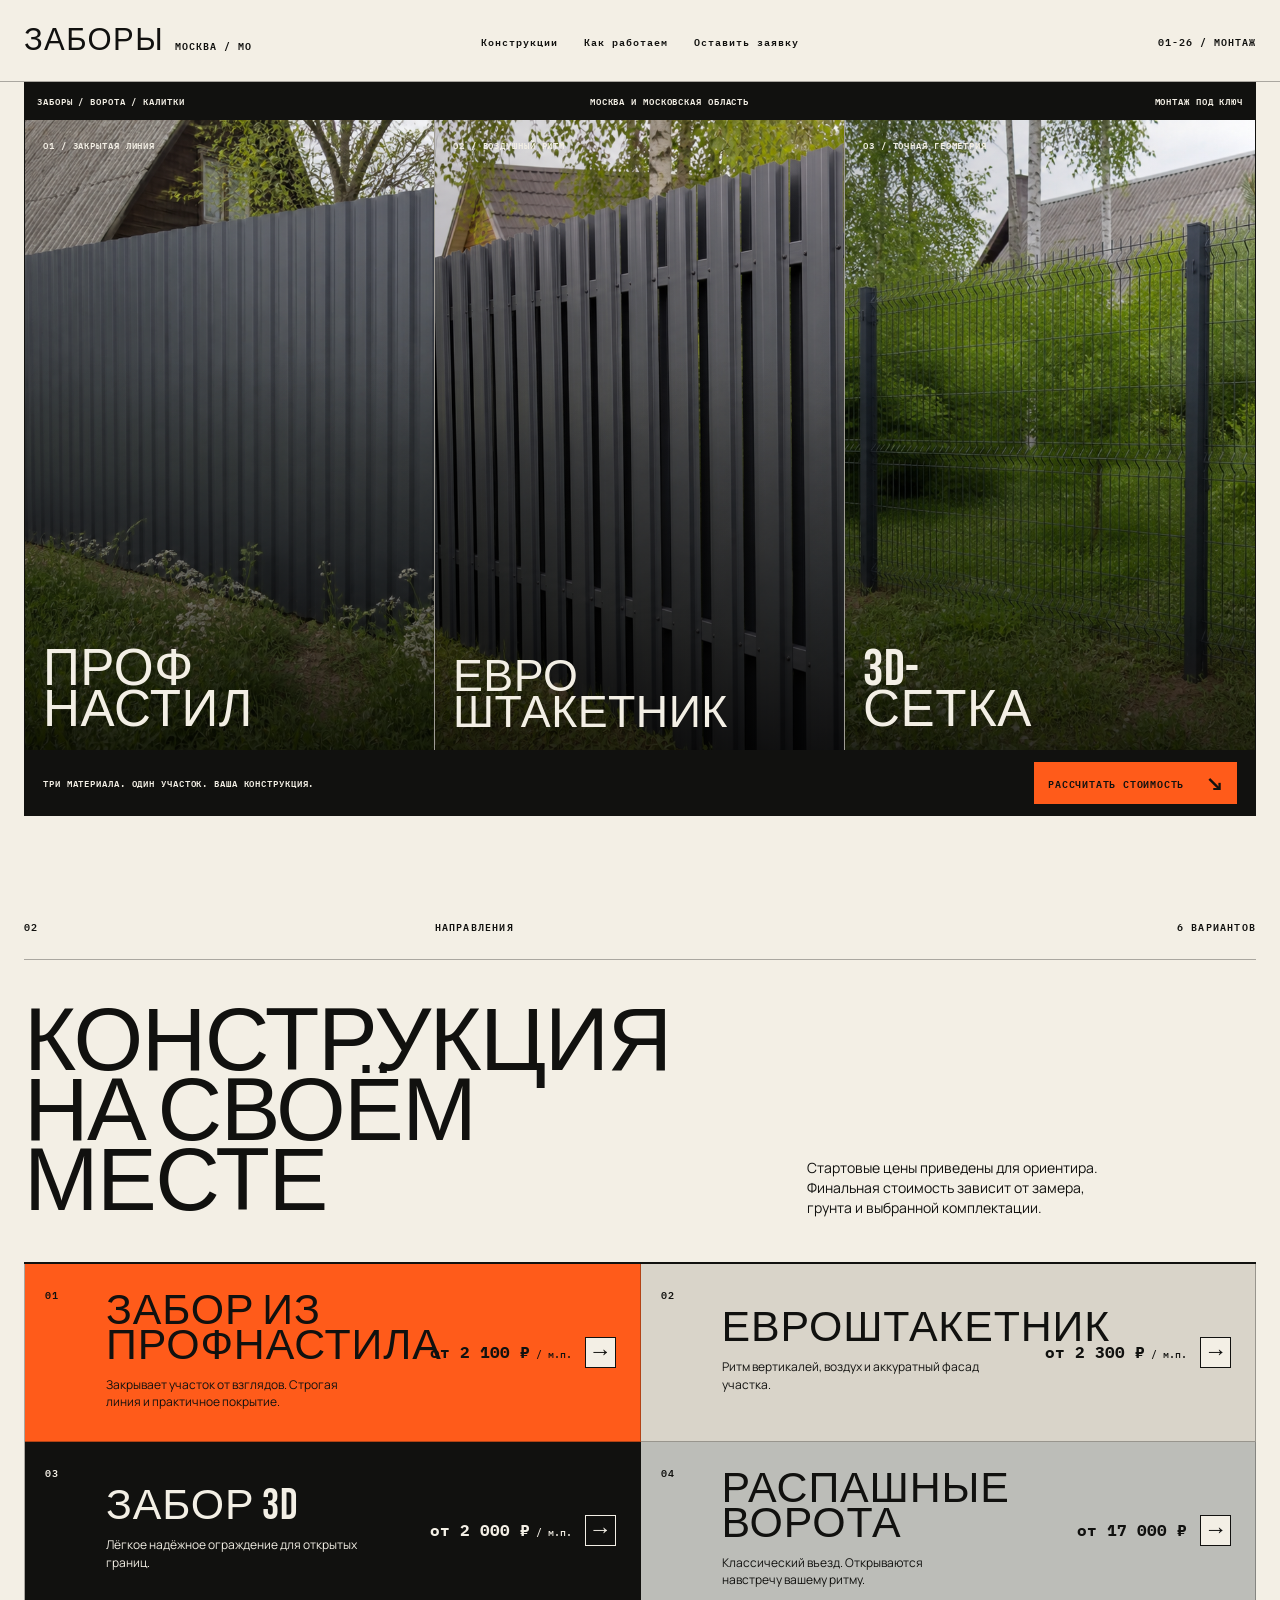
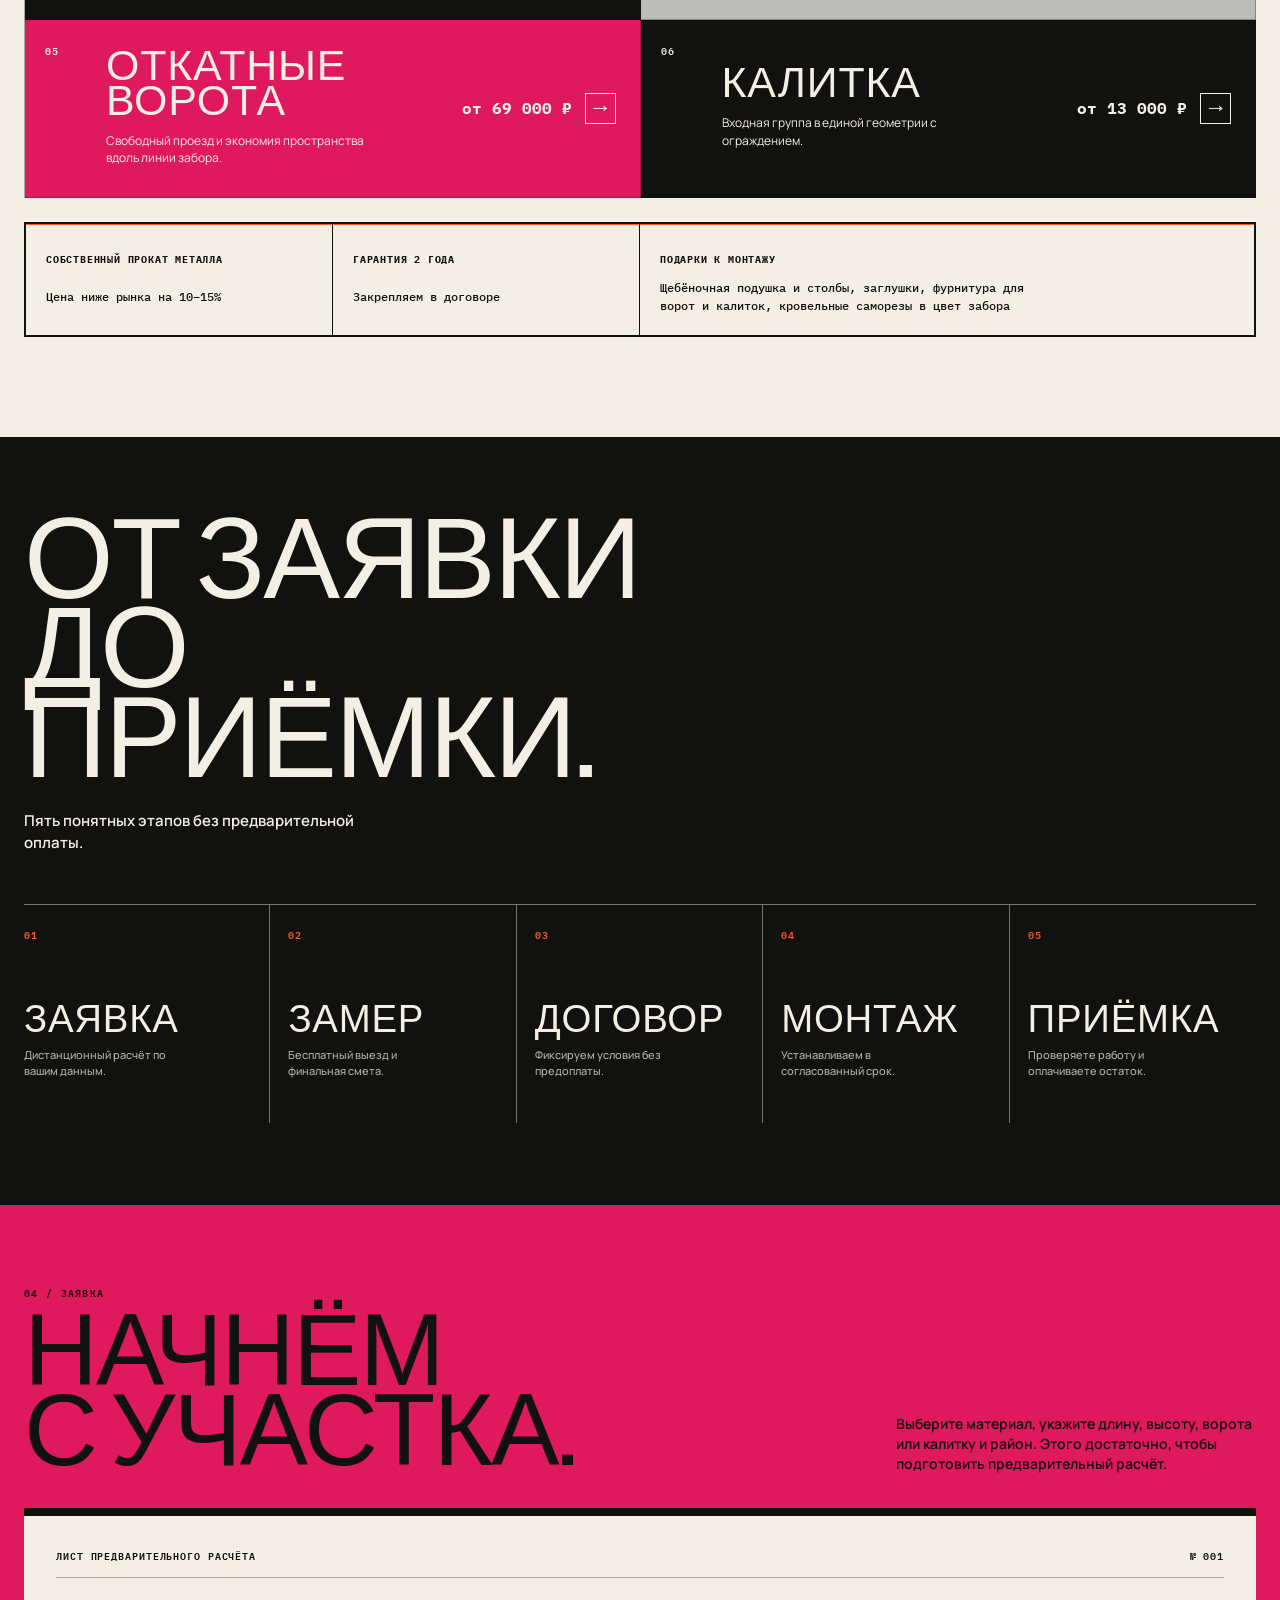
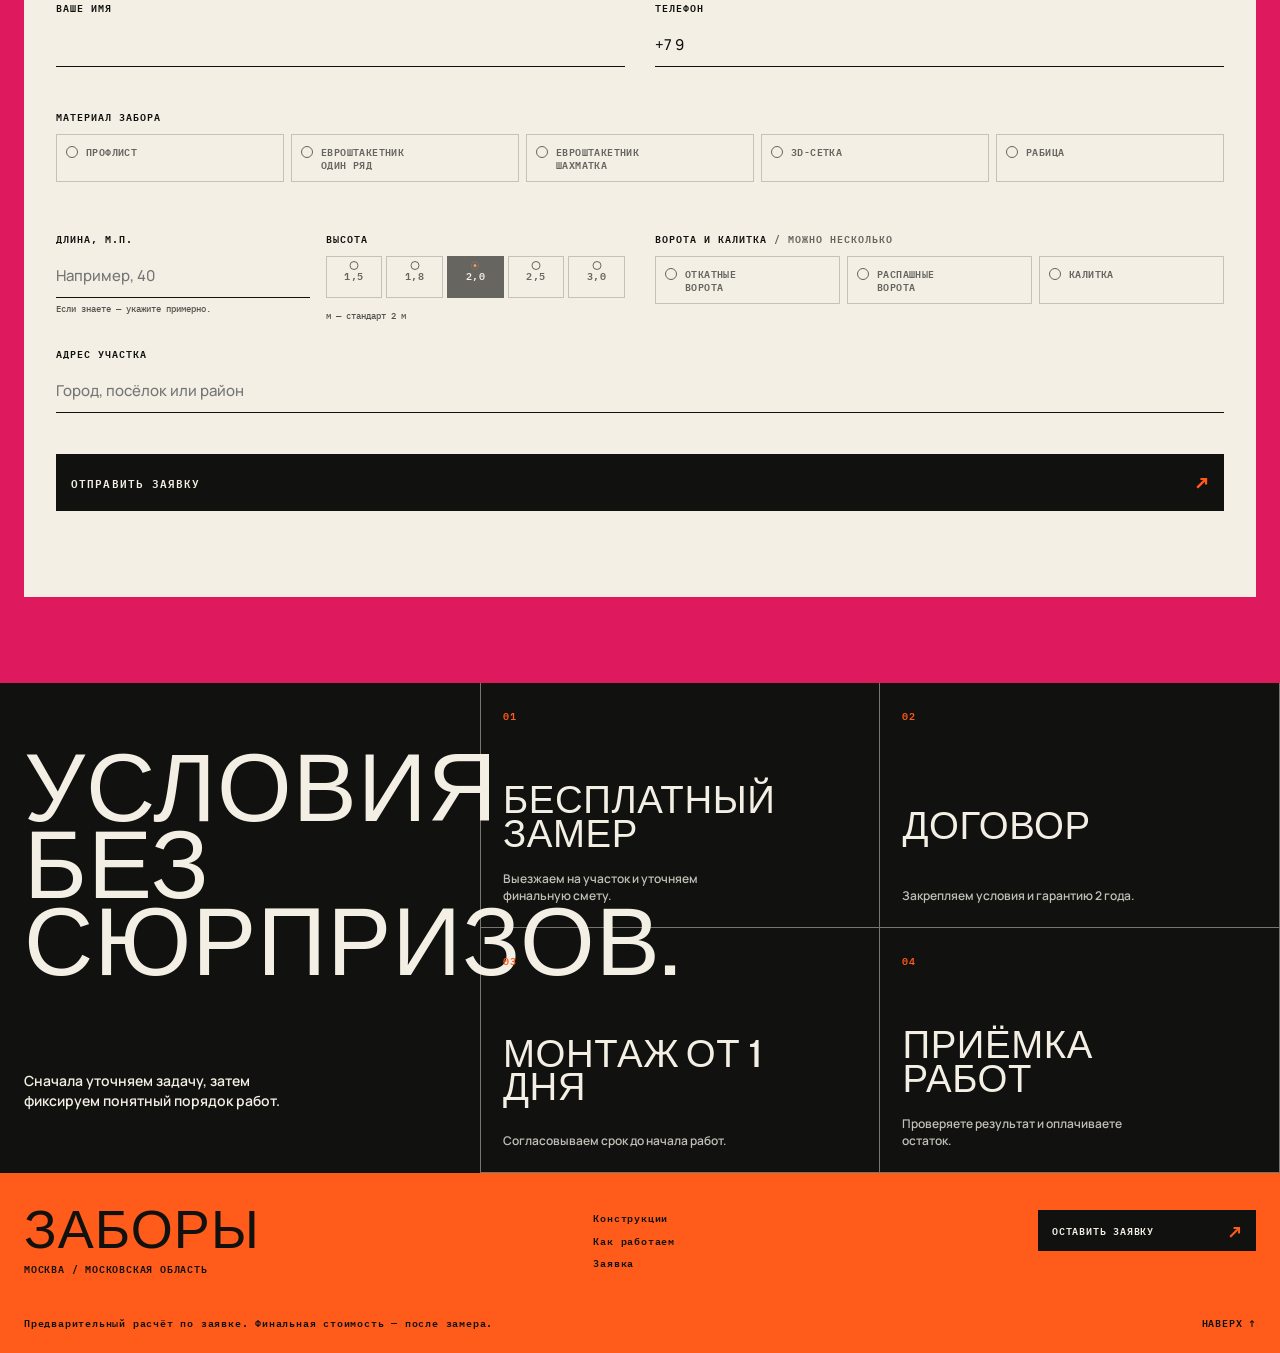
<file: index.html>
<!doctype html>
<html lang="ru">
  <head>
    <meta charset="UTF-8" />
    <meta name="viewport" content="width=device-width, initial-scale=1.0" />
    <meta name="description" content="Заборы, ворота и калитки под ключ в Москве и Московской области." />
    <title>Заборы Москва: монтаж ограждений и ворот</title>
    <link rel="preconnect" href="https://fonts.googleapis.com" />
    <link rel="preconnect" href="https://fonts.gstatic.com" crossorigin />
    <link href="https://fonts.googleapis.com/css2?family=Bebas+Neue&family=IBM+Plex+Mono:wght@400;500;600&family=Manrope:wght@400;500;600;700;800&display=swap" rel="stylesheet" />
    <link rel="stylesheet" href="styles.css" />
    <link rel="stylesheet" href="poster-additions.css?v=motion-6" />
    <link rel="stylesheet" href="fidelity-hero.css?v=static-5" />
  </head>
  <body>
    <!-- THESIS: construction, stated clearly. OWN-WORLD: an industrial street-poster built from black ink, off-white stock, safety orange and magenta. STORY: choose a structure, see starting prices, leave one request. FIRST VIEWPORT: a huge installed gate proves the subject before any sales copy. FORM: a disciplined specification slip that only collects a request. FINISH: form status is candid about delivery. seed: 58762ba6 -->
    <a class="skip-link" href="#lead-form">К форме заявки</a>
    <header class="site-header" id="top">
      <a class="logo" href="#top" aria-label="Заборы Москва, в начало"><span>ЗАБОРЫ</span><b>МОСКВА / МО</b></a>
      <nav aria-label="Навигация по странице"><a href="#directions">Конструкции</a><a href="#process">Как работаем</a><a href="#lead-form">Оставить заявку</a></nav>
      <p class="header-code">01-26 / МОНТАЖ</p>
    </header>
    <main>
      <section class="cinematic-hero" aria-labelledby="hero-title">
        <div class="cinematic-utility"><span>ЗАБОРЫ / ВОРОТА / КАЛИТКИ</span><span>МОСКВА И МОСКОВСКАЯ ОБЛАСТЬ</span><span>МОНТАЖ ПОД КЛЮЧ</span></div>
        <div class="triptych">
          <article class="triptych-panel"><img src="assets/hero-proflist-v3.png" alt="Забор из профнастила" /><div class="panel-shade"></div><p>01 / ЗАКРЫТАЯ ЛИНИЯ</p><h1 id="hero-title">ПРОФ<span>НАСТИЛ</span></h1></article>
          <article class="triptych-panel"><img src="assets/hero-euro-v1.png" alt="Забор из евроштакетника" /><div class="panel-shade"></div><p>02 / ВОЗДУШНЫЙ РИТМ</p><h2>ЕВРО<span>ШТАКЕТНИК</span></h2></article>
          <article class="triptych-panel"><img src="assets/hero-3d-v3.png" alt="Забор из 3D-сетки" /><div class="panel-shade"></div><p>03 / ТОЧНАЯ ГЕОМЕТРИЯ</p><h2>3D-<span>СЕТКА</span></h2></article>
        </div>
        <div class="triptych-footer"><p>ТРИ МАТЕРИАЛА. ОДИН УЧАСТОК. ВАША КОНСТРУКЦИЯ.</p><a class="triptych-cta" href="#lead-form">РАССЧИТАТЬ СТОИМОСТЬ <span aria-hidden="true">↘</span></a></div>
      </section>
      <section class="directions" id="directions" aria-labelledby="directions-title">
        <div class="section-index"><span>02</span><span>НАПРАВЛЕНИЯ</span><span>6 ВАРИАНТОВ</span></div>
        <div class="section-head"><h2 id="directions-title">КОНСТРУКЦИЯ<br>НА СВОЁМ МЕСТЕ</h2><p>Стартовые цены приведены для ориентира. Финальная стоимость зависит от замера, грунта и выбранной комплектации.</p></div>
        <div class="direction-list">
          <article id="proflist" class="direction direction-orange"><span class="direction-number">01</span><div><h3>ЗАБОР ИЗ<br>ПРОФНАСТИЛА</h3><p>Закрывает участок от взглядов. Строгая линия и практичное покрытие.</p></div><strong>от 2 100 ₽<small> / м.п.</small></strong><a href="#lead-form" aria-label="Оставить заявку на забор из профнастила">→</a></article>
          <article id="euro-picket" class="direction direction-zinc"><span class="direction-number">02</span><div><h3>ЕВРОШТАКЕТНИК</h3><p>Ритм вертикалей, воздух и аккуратный фасад участка.</p></div><strong>от 2 300 ₽<small> / м.п.</small></strong><a href="#lead-form" aria-label="Оставить заявку на евроштакетник">→</a></article>
          <article id="mesh-3d" class="direction direction-dark"><span class="direction-number">03</span><div><h3>ЗАБОР 3D</h3><p>Лёгкое надёжное ограждение для открытых границ.</p></div><strong>от 2 000 ₽<small> / м.п.</small></strong><a href="#lead-form" aria-label="Оставить заявку на забор 3D">→</a></article>
          <article id="swing-gates" class="direction direction-steel"><span class="direction-number">04</span><div><h3>РАСПАШНЫЕ<br>ВОРОТА</h3><p>Классический въезд. Открываются навстречу вашему ритму.</p></div><strong>от 17 000 ₽</strong><a href="#lead-form" aria-label="Оставить заявку на распашные ворота">→</a></article>
          <article id="sliding-gates" class="direction direction-magenta"><span class="direction-number">05</span><div><h3>ОТКАТНЫЕ<br>ВОРОТА</h3><p>Свободный проезд и экономия пространства вдоль линии забора.</p></div><strong>от 69 000 ₽</strong><a href="#lead-form" aria-label="Оставить заявку на откатные ворота">→</a></article>
          <article id="wicket" class="direction direction-dark"><span class="direction-number">06</span><div><h3>КАЛИТКА</h3><p>Входная группа в единой геометрии с ограждением.</p></div><strong>от 13 000 ₽</strong><a href="#lead-form" aria-label="Оставить заявку на калитку">→</a></article>
        </div>
        <aside class="directions-note" aria-label="Условия работы">
          <p><b>СОБСТВЕННЫЙ ПРОКАТ МЕТАЛЛА</b><span>Цена ниже рынка на 10–15%</span></p>
          <p><b>ГАРАНТИЯ 2 ГОДА</b><span>Закрепляем в договоре</span></p>
          <p><b>ПОДАРКИ К МОНТАЖУ</b><span>Щебёночная подушка и столбы, заглушки, фурнитура для ворот и калиток, кровельные саморезы в цвет забора</span></p>
        </aside>
      </section>
      <section class="process" id="process" aria-labelledby="process-title">
        <div class="process-copy"><h2 id="process-title">ОТ ЗАЯВКИ<br>ДО ПРИЁМКИ.</h2><p class="process-intro">Пять понятных этапов без предварительной оплаты.</p><ol><li><b>01</b><span>ЗАЯВКА</span><small>Дистанционный расчёт по вашим данным.</small></li><li><b>02</b><span>ЗАМЕР</span><small>Бесплатный выезд и финальная смета.</small></li><li><b>03</b><span>ДОГОВОР</span><small>Фиксируем условия без предоплаты.</small></li><li><b>04</b><span>МОНТАЖ</span><small>Устанавливаем в согласованный срок.</small></li><li><b>05</b><span>ПРИЁМКА</span><small>Проверяете работу и оплачиваете остаток.</small></li></ol></div>
      </section>
      <section class="lead-section" id="lead-form" aria-labelledby="form-title">
        <div class="form-title"><p class="display-kicker">04 / ЗАЯВКА</p><h2 id="form-title">НАЧНЁМ<br>С УЧАСТКА.</h2><p>Выберите материал, укажите длину, высоту, ворота или калитку и район. Этого достаточно, чтобы подготовить предварительный расчёт.</p></div>
        <form class="lead-form specification-form" novalidate>
          <p class="form-heading">ЛИСТ ПРЕДВАРИТЕЛЬНОГО РАСЧЁТА <span>№ 001</span></p>
          <div class="form-field name-field"><label for="name">ВАШЕ ИМЯ</label><input id="name" name="name" autocomplete="name" required minlength="2" /><p class="field-error" id="name-error"></p></div>
          <div class="form-field phone-field"><label for="phone">ТЕЛЕФОН</label><input id="phone" name="phone" type="tel" inputmode="tel" autocomplete="tel" value="+7 9" maxlength="18" aria-describedby="phone-error" required /><p class="field-error" id="phone-error"></p></div>
          <fieldset class="choice-group form-field material-field"><legend>МАТЕРИАЛ ЗАБОРА</legend><div class="choice-grid material-grid"><label class="choice"><input type="radio" name="material" value="Профлист" /><span>ПРОФЛИСТ</span></label><label class="choice"><input type="radio" name="material" value="Евроштакетник — один ряд" /><span>ЕВРОШТАКЕТНИК<br>ОДИН РЯД</span></label><label class="choice"><input type="radio" name="material" value="Евроштакетник — шахматка" /><span>ЕВРОШТАКЕТНИК<br>ШАХМАТКА</span></label><label class="choice"><input type="radio" name="material" value="Забор 3D" /><span>3D-СЕТКА</span></label><label class="choice"><input type="radio" name="material" value="Рабица" /><span>РАБИЦА</span></label></div><p class="field-error" id="material-error"></p></fieldset>
          <div class="form-pair measurements-field"><div class="form-field"><label for="length">ДЛИНА, М.П.</label><input id="length" name="length" inputmode="decimal" placeholder="Например, 40" /><p class="field-hint">Если знаете — укажите примерно.</p></div><fieldset class="choice-group height-group form-field"><legend>ВЫСОТА</legend><div class="choice-grid height-grid"><label class="choice"><input type="radio" name="height" value="1.5 м" /><span>1,5</span></label><label class="choice"><input type="radio" name="height" value="1.8 м" /><span>1,8</span></label><label class="choice"><input type="radio" name="height" value="2 м" checked /><span>2,0</span></label><label class="choice"><input type="radio" name="height" value="2.5 м" /><span>2,5</span></label><label class="choice"><input type="radio" name="height" value="3 м" /><span>3,0</span></label></div><p class="field-hint">м — стандарт 2 м</p></fieldset></div>
          <fieldset class="choice-group form-field gates-field"><legend>ВОРОТА И КАЛИТКА <span>/ МОЖНО НЕСКОЛЬКО</span></legend><div class="choice-grid gates-grid"><label class="choice"><input type="checkbox" name="gates" value="Откатные ворота" /><span>ОТКАТНЫЕ<br>ВОРОТА</span></label><label class="choice"><input type="checkbox" name="gates" value="Распашные ворота" /><span>РАСПАШНЫЕ<br>ВОРОТА</span></label><label class="choice"><input type="checkbox" name="gates" value="Калитка" /><span>КАЛИТКА</span></label></div></fieldset>
          <div class="form-field address-field"><label for="address">АДРЕС УЧАСТКА</label><input id="address" name="address" autocomplete="street-address" required placeholder="Город, посёлок или район" /><p class="field-error" id="address-error"></p></div>
          <button class="submit-button" type="submit"><span>ОТПРАВИТЬ ЗАЯВКУ</span><b aria-hidden="true">↗</b></button><p class="form-status" role="status" aria-live="polite"></p>
        </form>
      </section>
      <section class="work-terms" aria-labelledby="work-terms-title">
        <div class="work-terms-title"><h2 id="work-terms-title">УСЛОВИЯ<br>БЕЗ СЮРПРИЗОВ.</h2><p>Сначала уточняем задачу, затем фиксируем понятный порядок работ.</p></div>
        <div class="work-terms-list">
          <article><b>01</b><h3>БЕСПЛАТНЫЙ ЗАМЕР</h3><p>Выезжаем на участок и уточняем финальную смету.</p></article>
          <article><b>02</b><h3>ДОГОВОР</h3><p>Закрепляем условия и гарантию 2 года.</p></article>
          <article><b>03</b><h3>МОНТАЖ ОТ 1 ДНЯ</h3><p>Согласовываем срок до начала работ.</p></article>
          <article><b>04</b><h3>ПРИЁМКА РАБОТ</h3><p>Проверяете результат и оплачиваете остаток.</p></article>
        </div>
      </section>
    </main>
    <footer class="site-footer"><div class="footer-brand"><strong>ЗАБОРЫ</strong><span>МОСКВА / МОСКОВСКАЯ ОБЛАСТЬ</span></div><nav aria-label="Нижняя навигация"><a href="#directions">Конструкции</a><a href="#process">Как работаем</a><a href="#lead-form">Заявка</a></nav><a class="footer-action" href="#lead-form">ОСТАВИТЬ ЗАЯВКУ <span aria-hidden="true">↗</span></a><p>Предварительный расчёт по заявке. Финальная стоимость — после замера.</p><a class="footer-top" href="#top">НАВЕРХ ↑</a></footer>
    <script src="app.js?v=static-3"></script>
  </body>
</html>
</file>
<file: styles.css>
:root{--black:#11110f;--paper:#f3efe5;--orange:#ff5b1a;--magenta:#df195e;--line:rgba(17,17,15,.32);--mono:"IBM Plex Mono",monospace;--display:"Bebas Neue",Impact,sans-serif}*{box-sizing:border-box}html{scroll-behavior:smooth;scrollbar-color:var(--orange) var(--black)}::selection{color:var(--paper);background:var(--magenta)}body{margin:0;background:var(--paper);color:var(--black);font-family:Manrope,Arial,sans-serif;line-height:1.45}.skip-link{position:fixed;top:-100px;left:12px;z-index:10;background:var(--orange);color:var(--black);padding:10px 14px;font:700 13px var(--mono)}.skip-link:focus{top:12px}a:focus-visible,button:focus-visible,input:focus-visible,select:focus-visible,textarea:focus-visible{outline:3px solid var(--magenta);outline-offset:4px}.site-header{min-height:82px;display:grid;grid-template-columns:1fr auto 1fr;align-items:center;gap:24px;padding:13px max(24px,calc((100vw - 1340px)/2));border-bottom:1px solid var(--line)}.logo{display:inline-flex;gap:11px;align-items:baseline;color:var(--black);text-decoration:none}.logo span{font:31px/1 var(--display);letter-spacing:.045em}.logo b,.header-code,.site-header nav a{font:600 10px var(--mono);letter-spacing:.1em}.site-header nav{display:flex;gap:26px}.site-header nav a{color:var(--black);text-decoration:none}.site-header nav a:hover,footer a:hover{color:var(--magenta)}.header-code{justify-self:end;margin:0}.poster-hero{display:grid;grid-template-columns:minmax(250px,1.02fr) minmax(340px,1.5fr);grid-template-rows:auto 1fr auto;min-height:calc(100vh - 82px);padding:0 max(24px,calc((100vw - 1340px)/2));overflow:hidden}.hero-label{grid-column:1/-1;display:flex;align-items:center;gap:13px;min-height:45px;border-bottom:1px solid var(--line);font:600 10px var(--mono);letter-spacing:.12em}.hero-label i{display:block;width:29px;height:9px;background:var(--orange);transform:skew(-24deg)}.hero-image-wrap{grid-area:2/2;position:relative;min-height:540px;overflow:hidden;background:#928f88}.hero-image{position:absolute;inset:0;width:100%;height:100%;object-fit:cover;filter:grayscale(1) contrast(1.12);mix-blend-mode:multiply}.hero-image-wrap:after{content:"";position:absolute;inset:0;background:linear-gradient(90deg,rgba(17,17,15,.28),transparent 55%),linear-gradient(0deg,rgba(17,17,15,.2),transparent 40%)}.image-stamp,.image-coordinate{position:absolute;z-index:1;color:#fff;font:600 10px var(--mono);letter-spacing:.12em}.image-stamp{top:18px;right:18px;background:var(--magenta);padding:7px 9px}.image-coordinate{right:18px;bottom:17px}.hero-copy{grid-area:2/1;display:flex;flex-direction:column;align-items:flex-start;justify-content:center;padding:52px 48px 52px 0}.display-kicker{margin:0 0 14px;font:600 10px var(--mono);letter-spacing:.13em}.hero-copy h1,.section-head h2,.process-copy h2,.form-title h2{margin:0;font:400 clamp(74px,9.25vw,151px)/.78 var(--display);letter-spacing:-.018em}.hero-copy h1 em{color:var(--magenta);font-style:normal}.hero-lead{max-width:374px;margin:31px 0 0;font-size:15px;font-weight:600}.hero-action{grid-area:3/1;border-top:1px solid var(--line);padding:22px 48px 27px 0}.action-link{display:flex;justify-content:space-between;align-items:center;color:var(--black);font:33px/1 var(--display);letter-spacing:.035em;text-decoration:none}.action-link span{display:grid;place-items:center;width:31px;height:31px;background:var(--orange);font:22px var(--mono)}.hero-action p{max-width:270px;margin:12px 0 0;font:500 10px/1.55 var(--mono)}.hero-rail{grid-area:3/2;background:var(--black);color:var(--paper);padding:15px 18px;font:600 10px var(--mono);letter-spacing:.12em}.hero-rail span{padding:0 14px;color:var(--orange)}.directions{padding:0 max(24px,calc((100vw - 1340px)/2)) 100px}.section-index{display:grid;grid-template-columns:1fr 1fr 1fr;align-items:center;height:68px;border-bottom:1px solid var(--line);font:600 10px var(--mono);letter-spacing:.12em}.section-index span:last-child{text-align:right}.section-head{display:grid;grid-template-columns:1.25fr .75fr;gap:35px;padding:49px 0 43px;border-bottom:2px solid var(--black)}.section-head h2{font-size:clamp(56px,7vw,108px)}.section-head p{align-self:end;max-width:320px;margin:0;font-size:14px}.direction-list{display:grid;grid-template-columns:repeat(2,1fr);border-left:1px solid var(--line)}.direction{position:relative;display:grid;grid-template-columns:48px 1fr auto 35px;gap:13px;align-items:center;min-height:178px;padding:21px 20px;overflow:hidden;border-right:1px solid var(--line);border-bottom:1px solid var(--line)}.direction-number{align-self:start;font:600 10px var(--mono);letter-spacing:.1em}.direction h3{margin:0;font:43px/.82 var(--display);letter-spacing:.02em}.direction p{max-width:260px;margin:12px 0 0;font-size:12px}.direction strong{white-space:nowrap;font:700 16px var(--mono)}.direction strong small{font-size:10px;font-weight:500}.direction>a{display:grid;place-items:center;width:31px;height:31px;border:1px solid var(--black);background:var(--paper);color:var(--black);font:23px/1 var(--display);text-decoration:none}.direction>a:hover{background:var(--black);color:var(--paper)}.direction-orange{background:var(--orange)}.direction-magenta{background:var(--magenta);color:var(--paper)}.direction-magenta>a,.direction-image>a{border-color:var(--paper);background:transparent;color:var(--paper)}.direction-magenta>a:hover,.direction-image>a:hover{background:var(--paper);color:var(--black)}.direction-image{background:var(--black);color:var(--paper)}.direction-image img{position:absolute;inset:0;width:100%;height:100%;object-fit:cover;filter:grayscale(1) contrast(1.2);opacity:.38}.direction-image>*:not(img){z-index:1}.process{display:grid;grid-template-columns:1fr 1fr;min-height:700px;background:var(--black);color:var(--paper)}.process-photo{position:relative;min-height:450px;overflow:hidden}.process-photo img{width:100%;height:100%;object-fit:cover;filter:grayscale(1) contrast(1.2)}.process-photo:after{content:"";position:absolute;inset:0;background:var(--orange);mix-blend-mode:color}.process-copy{padding:70px max(24px,calc((100vw - 1340px)/2)) 65px 70px}.process-copy h2{font-size:clamp(65px,8vw,126px)}.process-copy ol{max-width:420px;margin:55px 0 0;padding:0;list-style:none;border-top:1px solid rgba(243,239,229,.45)}.process-copy li{display:grid;grid-template-columns:48px 1fr;gap:13px;padding:17px 0;border-bottom:1px solid rgba(243,239,229,.45);font-size:14px}.process-copy li b{color:var(--orange);font:600 10px var(--mono)}.lead-section{display:grid;grid-template-columns:1fr 1fr;gap:74px;padding:96px max(24px,calc((100vw - 1120px)/2));background:var(--magenta)}.form-title h2{font-size:clamp(67px,8vw,120px)}.form-title>p:last-child{max-width:355px;margin:31px 0 0;font-size:14px;font-weight:600}.lead-form{align-self:start;padding:27px 29px 32px;background:var(--paper);box-shadow:0 -8px 0 var(--black)}.form-heading{display:flex;justify-content:space-between;margin:0 0 26px;padding-bottom:13px;border-bottom:1px solid var(--line);font:600 10px var(--mono);letter-spacing:.09em}.form-field{margin:0 0 17px}.form-field label{display:block;margin:0 0 7px;font:600 10px var(--mono);letter-spacing:.1em}.form-field label span{opacity:.62}input,select,textarea{width:100%;padding:11px 0;border:0;border-bottom:1px solid var(--black);border-radius:0;background:transparent;color:var(--black);font:500 15px Manrope,Arial,sans-serif}textarea{resize:vertical}select{cursor:pointer}.field-error{min-height:16px;margin:4px 0 0;color:#a60042;font:600 10px var(--mono)}.has-error input,.has-error select{border-bottom:1px solid #a60042;box-shadow:0 2px 0 #a60042}.submit-button{display:flex;justify-content:space-between;align-items:center;width:100%;margin-top:6px;padding:15px;border:0;background:var(--black);color:var(--paper);font:600 11px var(--mono);letter-spacing:.1em;cursor:pointer}.submit-button b{color:var(--orange);font-size:20px}.submit-button:hover{background:#292925}.submit-button:disabled{opacity:.62;cursor:wait}.form-status{min-height:20px;margin:12px 0 0;font-size:12px;font-weight:700}.form-status.success{color:#236c31}.form-status.error{color:#a60042}footer{display:flex;justify-content:space-between;gap:18px;padding:17px max(24px,calc((100vw - 1340px)/2));font:600 10px var(--mono);letter-spacing:.09em}footer a{color:var(--black);text-decoration:none}@media(max-width:800px){.site-header{grid-template-columns:1fr auto;padding-block:12px}.site-header nav,.header-code{display:none}.poster-hero{grid-template-columns:1fr;min-height:0;padding:0 16px}.hero-label{min-height:40px;font-size:9px}.hero-image-wrap{grid-area:2/1;min-height:390px}.hero-copy{grid-area:3/1;padding:38px 0 44px}.hero-copy h1{font-size:clamp(76px,24vw,132px)}.hero-action{grid-area:4/1;padding:19px 0}.hero-rail{grid-area:5/1;white-space:nowrap;overflow:hidden}.directions{padding:0 16px 64px}.section-index{height:59px}.section-head{grid-template-columns:1fr;padding:34px 0 30px}.section-head h2{font-size:clamp(61px,18vw,102px)}.direction-list{grid-template-columns:1fr}.direction{grid-template-columns:32px 1fr auto 30px;min-height:143px;padding:17px 12px}.direction h3{font-size:35px}.direction p{margin-top:8px;font-size:11px}.direction strong{font-size:13px}.process{grid-template-columns:1fr}.process-photo{min-height:340px}.process-copy{padding:52px 16px}.process-copy h2{font-size:clamp(73px,21vw,112px)}.lead-section{grid-template-columns:1fr;gap:44px;padding:65px 16px}.form-title h2{font-size:clamp(72px,21vw,112px)}.lead-form{padding:23px 18px 25px}footer{display:grid;grid-template-columns:1fr;gap:9px;padding:18px 16px}}@media(max-width:390px){.direction{grid-template-columns:26px 1fr 29px}.direction strong{display:none}.direction h3{font-size:31px}.hero-copy h1{font-size:72px}}
</file>
<file: poster-additions.css>
.directions-note {
  display: grid;
  grid-template-columns: 1fr 1fr 2fr;
  border-bottom: 2px solid var(--black);
  background: var(--black);
  color: var(--paper);
}
.directions-note p {
  display: grid;
  gap: 8px;
  margin: 0;
  padding: 20px;
  border-right: 1px solid rgba(243, 239, 229, .32);
  font: 500 12px/1.5 var(--mono);
}
.directions-note b { color: var(--orange); font-size: 10px; letter-spacing: .08em; }
.directions-note span { max-width: 370px; }
@media (max-width: 800px) {
  .directions-note { grid-template-columns: 1fr; }
  .directions-note p { padding: 17px; border-right: 0; border-bottom: 1px solid rgba(243, 239, 229, .32); }
}

/* Specification form: every configuration choice is visible without a dropdown. */
.specification-form{display:grid;gap:18px}.specification-form .form-heading,.specification-form .form-field{margin:0}.choice-group{min-width:0;margin:0;padding:0;border:0}.choice-group legend{width:100%;margin:0 0 9px;padding:0;font:600 10px var(--mono);letter-spacing:.1em}.choice-group legend span{opacity:.62}.choice-grid{display:grid;gap:7px}.material-grid{grid-template-columns:repeat(2,minmax(0,1fr))}.height-grid{grid-template-columns:repeat(5,minmax(0,1fr));gap:4px}.gates-grid{grid-template-columns:repeat(3,minmax(0,1fr))}.choice{position:relative;display:block;min-width:0;cursor:pointer}.choice input{position:absolute;inline-size:1px;block-size:1px;opacity:0}.choice span{display:block;min-height:48px;padding:10px 9px 9px 29px;border:1px solid var(--line);font:600 10px/1.25 var(--mono);letter-spacing:.04em;transition:background-color .2s ease,color .2s ease,border-color .2s ease}.choice span::before{position:absolute;top:12px;left:10px;width:10px;height:10px;border:1px solid var(--black);border-radius:50%;content:"";transition:background-color .2s ease,box-shadow .2s ease}.choice input:checked+span{border-color:var(--black);background:var(--black);color:var(--paper)}.choice input:checked+span::before{background:var(--orange);box-shadow:inset 0 0 0 2px var(--black)}.choice input:focus-visible+span{outline:3px solid var(--magenta);outline-offset:3px}.height-grid .choice span{min-height:42px;padding:12px 3px 8px;text-align:center;font-size:10px}.height-grid .choice span::before{top:5px;left:50%;width:7px;height:7px;transform:translateX(-50%)}.form-pair{display:grid;grid-template-columns:1fr 1.18fr;gap:16px}.field-hint{min-height:14px;margin:5px 0 0;color:rgba(17,17,15,.7);font:500 9px/1.3 var(--mono)}.specification-form .has-error .choice-grid{outline:2px solid #a60042;outline-offset:3px}.specification-form .has-error .choice span{border-color:#a60042}.specification-form .submit-button{margin-top:1px}
.specification-form input:focus-visible{outline:0;outline-offset:0;border-bottom:2px solid var(--black);box-shadow:0 3px 0 var(--orange)}
@media(max-width:520px){.material-grid{grid-template-columns:1fr}.gates-grid{grid-template-columns:1fr}.form-pair{grid-template-columns:1fr;gap:18px}.height-grid{gap:3px}.choice span{min-height:46px}.height-grid .choice span{min-height:39px}.specification-form{gap:16px}}

@media(hover:hover){.choice:hover span{border-color:var(--black);background:var(--orange);transform:translateY(-2px)}.choice:hover span::before{background:var(--paper);box-shadow:inset 0 0 0 2px var(--orange)}.choice:has(input:checked):hover span{background:var(--black);color:var(--paper);transform:none}.choice:has(input:checked):hover span::before{background:var(--orange);box-shadow:inset 0 0 0 2px var(--black)}}

/* Conditions are a separate proof block, not a continuation of the black product grid. */
.directions-note{position:relative;grid-template-columns:1fr 1fr 2fr;margin-top:24px;border:2px solid var(--black);background:var(--paper);color:var(--black)}.directions-note p{position:relative;gap:12px;padding:28px 20px 20px;border-right:1px solid var(--black);font:500 12px/1.5 var(--mono)}.directions-note p::before{position:absolute;top:0;right:0;left:0;height:1px;background:var(--orange);content:""}.directions-note p:last-child{border-right:0}.directions-note b{color:var(--black);font-size:10px;letter-spacing:.08em}.directions-note span{max-width:370px}
@media(max-width:800px){.directions-note{grid-template-columns:1fr;margin-top:16px}.directions-note p{padding:23px 17px 17px;border-right:0;border-bottom:1px solid var(--black)}.directions-note p:last-child{border-bottom:0}}

/* The specification is one task: on wide screens its fields read as one compact sheet. */
@media (min-width:801px){
  .lead-section{display:block;padding:78px max(24px,calc((100vw - 1340px)/2)) 86px}
  .form-title{display:grid;grid-template-columns:minmax(0,1fr) minmax(270px,360px);column-gap:72px;align-items:end}
  .form-title .display-kicker,.form-title h2{grid-column:1}
  .form-title>p:last-child{grid-column:2;grid-row:1 / span 2;align-self:end;max-width:360px;margin:0}
  .lead-form{max-width:1340px;margin:42px auto 0;padding:30px 32px 34px}
  .specification-form{grid-template-columns:repeat(12,minmax(0,1fr));column-gap:30px;row-gap:20px}
  .specification-form>.form-heading,.material-field,.measurements-field,.submit-button,.form-status{grid-column:1/-1}
  .name-field{grid-column:1/7}
  .phone-field{grid-column:7/-1}
  .material-grid{grid-template-columns:repeat(5,minmax(0,1fr))}
  .gates-grid{grid-template-columns:repeat(3,minmax(0,1fr))}
  .measurements-field{grid-column:1/7;max-width:none}
  .gates-field{grid-column:7/-1}
  .address-field{grid-column:1/-1}
}

.work-terms{display:grid;grid-template-columns:minmax(290px,.9fr) minmax(0,1.5fr);background:var(--black);color:var(--paper)}
.work-terms-title{display:flex;min-width:0;flex-direction:column;justify-content:space-between;min-height:490px;padding:72px max(24px,calc((100vw - 1340px)/2)) 62px}
.work-terms-title h2{margin:0;font:400 clamp(62px,7.5vw,118px)/.8 var(--display);letter-spacing:.01em}
.work-terms-title p{max-width:285px;margin:30px 0 0;color:var(--paper);font-size:14px;font-weight:600}
.work-terms-list{display:grid;grid-template-columns:1fr 1fr;border-left:1px solid rgba(243,239,229,.45)}
.work-terms-list article{position:relative;display:grid;align-content:space-between;min-height:245px;padding:23px 22px;border-right:1px solid rgba(243,239,229,.45);border-bottom:1px solid rgba(243,239,229,.45)}
.work-terms-list b{color:var(--orange);font:600 10px var(--mono);letter-spacing:.1em}
.work-terms-list h3{max-width:260px;margin:52px 0 9px;font:400 clamp(33px,3vw,46px)/.87 var(--display);letter-spacing:.015em}
.work-terms-list p{max-width:250px;margin:0;color:rgba(243,239,229,.78);font-size:12px;font-weight:600}
.work-terms-list article::after{position:absolute;right:0;bottom:0;left:0;height:1px;background:var(--magenta);content:"";transform:scaleX(0);transform-origin:left;transition:transform .35s cubic-bezier(.16,1,.3,1)}
@media(hover:hover){.work-terms-list article:hover::after{transform:scaleX(1)}}
@media(min-width:801px) and (max-width:1020px){
  .work-terms{grid-template-columns:1fr}
  .work-terms-title{min-height:0;padding:56px max(24px,calc((100vw - 960px)/2)) 44px}
  .work-terms-title h2{font-size:clamp(62px,10vw,86px)}
  .work-terms-title p{margin-top:25px}
  .work-terms-list{border-top:1px solid rgba(243,239,229,.45);border-left:0}
}

.site-footer{display:grid;grid-template-columns:1.3fr 1fr auto;gap:28px;padding:37px max(24px,calc((100vw - 1340px)/2)) 23px;background:var(--orange);color:var(--black)}
.footer-brand{display:grid;align-content:start;gap:7px}.footer-brand strong{font:400 54px/.8 var(--display);letter-spacing:.02em}.footer-brand span,.site-footer nav a,.footer-action,.site-footer p,.footer-top{font:600 10px/1.45 var(--mono);letter-spacing:.08em}
.site-footer nav{display:grid;align-content:start;gap:8px}.site-footer nav a,.footer-top{width:max-content;color:var(--black);text-decoration:none}.site-footer nav a:hover,.footer-top:hover{text-decoration:underline;text-underline-offset:4px}
.footer-action{display:flex;align-items:center;justify-content:space-between;gap:22px;align-self:start;min-width:218px;padding:13px 14px;background:var(--black);color:var(--paper);text-decoration:none}.footer-action span{color:var(--orange);font-size:20px;line-height:.7}.footer-action:hover{background:var(--magenta)}
.site-footer p{grid-column:1/3;max-width:540px;margin:12px 0 0}.footer-top{align-self:end;justify-self:end}
@media(max-width:800px){
  .work-terms-title h2{font-size:clamp(65px,19vw,102px)}
  .work-terms{grid-template-columns:1fr}.work-terms-title{min-height:0;padding:55px 16px 45px}.work-terms-list{grid-template-columns:1fr 1fr;border-top:1px solid rgba(243,239,229,.45);border-left:0}.work-terms-list article{min-height:205px;padding:18px 16px}.work-terms-list h3{margin-top:38px;font-size:34px}
  .site-footer{grid-template-columns:1fr;gap:24px;padding:29px 16px 20px}.site-footer p{grid-column:auto;margin:0}.footer-top{align-self:auto;justify-self:start}
}
@media(max-width:480px){.work-terms-list{grid-template-columns:1fr}.work-terms-list article{min-height:170px;border-right:0}.work-terms-list h3{margin-top:28px}.footer-action{width:100%}}

/* A hovered construction is brought to the foreground like a selected sheet in a materials board. */
@media (hover:hover) and (pointer:fine){
  .direction{isolation:isolate;transition:transform .28s cubic-bezier(.16,1,.3,1),box-shadow .28s cubic-bezier(.16,1,.3,1)}
  .direction>div,.direction-number,.direction strong,.direction>a{transition:transform .28s cubic-bezier(.16,1,.3,1),background-color .22s ease,color .22s ease,border-color .22s ease}
  .direction:hover{z-index:3;box-shadow:0 14px 26px rgba(17,17,15,.19);transform:translateY(-4px)}
  .direction:hover>div{transform:translateX(9px)}
  .direction:hover .direction-number{transform:translateY(3px)}
  .direction:hover strong{transform:translateX(-7px)}
  .direction:hover>a{background:var(--black);border-color:var(--black);color:var(--paper);transform:translateX(-5px) scale(1.08)}
  .direction-dark:hover>a,.direction-magenta:hover>a{background:var(--paper);border-color:var(--paper);color:var(--black)}
}
@media (prefers-reduced-motion:reduce){.direction,.direction>div,.direction-number,.direction strong,.direction>a{transition:none!important}}
</file>
<file: fidelity-hero.css>
/* Selected visual: cinematic triptych. Each panel is an independent material study. */
.cinematic-hero{padding:0 max(24px,calc((100vw - 1340px)/2)) 76px;background:var(--paper)}
.cinematic-utility{display:flex;justify-content:space-between;align-items:center;min-height:38px;padding:0 13px;background:var(--black);color:var(--paper);font:600 9px var(--mono);letter-spacing:.1em}
.triptych{position:relative;display:grid;grid-template-columns:repeat(3,1fr);min-height:min(55vw,630px);overflow:hidden;background:var(--black);border-inline:1px solid var(--black)}
.triptych-panel{position:relative;min-width:0;overflow:hidden;border-right:1px solid rgba(243,239,229,.6);background:#242421}.triptych-panel:last-of-type{border-right:0}
.triptych-panel img{position:absolute;inset:0 -5%;width:110%;height:100%;max-width:none;object-fit:cover}.panel-shade{position:absolute;inset:0;background:linear-gradient(0deg,rgba(0,0,0,.76),transparent 62%),linear-gradient(90deg,rgba(0,0,0,.16),transparent)}
.triptych-panel p,.triptych-panel h1,.triptych-panel h2{position:absolute;z-index:1;left:18px;right:18px;margin:0;color:var(--paper)}.triptych-panel p{top:17px;font:600 9px var(--mono);letter-spacing:.1em;white-space:nowrap}.triptych-panel h1,.triptych-panel h2{bottom:18px;font:400 clamp(32px,4vw,64px)/.8 var(--display);letter-spacing:.01em;overflow-wrap:normal;word-break:normal}.triptych-panel h1 span,.triptych-panel h2 span{display:block}.triptych-panel:nth-child(2) h2{font-size:clamp(30px,3.5vw,56px)}
.triptych-footer{display:flex;justify-content:space-between;align-items:center;gap:18px;min-height:66px;padding:10px 18px;background:var(--black);border-inline:1px solid var(--black)}.triptych-footer p{max-width:360px;margin:0;color:var(--paper);font:600 9px/1.4 var(--mono);letter-spacing:.1em}.triptych-cta{display:flex;flex:none;gap:24px;align-items:center;padding:12px 14px;background:var(--orange);color:var(--black);font:600 10px var(--mono);letter-spacing:.08em;text-decoration:none}.triptych-cta span{font-size:23px;line-height:.7}.triptych-cta:hover{background:var(--magenta)}
@media(max-width:760px){.cinematic-hero{padding:0 16px 56px}.cinematic-utility span:nth-child(2){display:none}.triptych{grid-template-columns:1fr;grid-template-rows:repeat(3,190px);min-height:570px}.triptych-panel{border-right:0;border-bottom:1px solid rgba(243,239,229,.6)}.triptych-panel:last-of-type{border-bottom:0}.triptych-panel img{inset:-1% -4%;width:108%;height:102%}.triptych-panel p{top:12px;left:12px}.triptych-panel h1,.triptych-panel h2{right:12px;bottom:13px;left:12px;font-size:clamp(42px,14vw,60px)}.triptych-panel:nth-child(2) h2{font-size:clamp(34px,11vw,50px)}.triptych-panel h1 span,.triptych-panel h2 span{display:inline}.triptych-footer{min-height:0;padding:12px;align-items:stretch;flex-direction:column;gap:10px}.triptych-footer p{max-width:none;font-size:8px}.triptych-cta{justify-content:space-between;padding:11px;font-size:9px}}@media(max-width:340px){.cinematic-utility{padding:0 8px;font-size:8px}.triptych{grid-template-rows:repeat(3,170px);min-height:510px}.triptych-panel h1,.triptych-panel h2{font-size:41px}.triptych-panel:nth-child(2) h2{font-size:32px}.triptych-cta{gap:10px;font-size:8px}}

/* Lower page retains the construction-poster treatments from the accepted layout. */
.direction-zinc{background:#d9d4c9}.direction-steel{background:#bcbdb8}.direction-dark{background:var(--black);color:var(--paper)}.direction-dark>a{border-color:var(--paper);background:transparent;color:var(--paper)}.direction-dark>a:hover{background:var(--paper);color:var(--black)}
.direction{grid-template-columns:48px minmax(0,1fr) max-content 35px}.direction>div{min-width:0}.direction h3{font-size:clamp(35px,3.35vw,43px)}
.process{display:block;min-height:0;background:var(--black)}.process-copy{max-width:1340px;margin:0 auto;padding:82px max(24px,calc((100vw - 1340px)/2))}.process-copy h2{max-width:700px;font-size:clamp(72px,9vw,142px)}.process-intro{max-width:360px;margin:22px 0 50px;color:var(--paper);font-size:15px;font-weight:600}.process-copy ol{display:grid;grid-template-columns:repeat(5,1fr);max-width:none;margin:0;border-top:1px solid rgba(243,239,229,.45)}.process-copy li{position:relative;display:grid;grid-template-columns:1fr;gap:10px;min-height:218px;padding:20px 18px 18px 0;overflow:hidden;border-bottom:0;border-right:1px solid rgba(243,239,229,.45);font-size:inherit;transition:background-color .28s cubic-bezier(.16,1,.3,1)}.process-copy li:not(:first-child){padding-left:18px}.process-copy li:last-child{border-right:0}.process-copy li::after{position:absolute;right:0;bottom:0;left:0;height:3px;content:"";background:var(--orange);transform:scaleX(0);transform-origin:left;transition:transform .42s cubic-bezier(.16,1,.3,1)}.process-copy li b{color:var(--orange);font:600 10px var(--mono);letter-spacing:.1em;transition:letter-spacing .28s cubic-bezier(.16,1,.3,1)}.process-copy li span{align-self:end;color:var(--paper);font:400 clamp(30px,3vw,45px)/.88 var(--display);letter-spacing:.02em;transition:transform .38s cubic-bezier(.16,1,.3,1)}.process-copy li small{display:block;max-width:150px;color:var(--paper);font:500 11px/1.45 Manrope,Arial,sans-serif;opacity:.72;transition:opacity .28s ease,transform .38s cubic-bezier(.16,1,.3,1)}@media(hover:hover){.process-copy li:hover{background:rgba(243,239,229,.07)}.process-copy li:hover::after{transform:scaleX(1)}.process-copy li:hover b{letter-spacing:.18em}.process-copy li:hover span,.process-copy li:hover small{transform:translateX(8px)}.process-copy li:hover small{opacity:1}}
@media(max-width:1020px){.direction-list{grid-template-columns:1fr}.direction{grid-template-columns:40px minmax(0,1fr) max-content 32px}.direction h3{overflow-wrap:anywhere}.direction strong{font-size:14px}.direction>a{width:29px;height:29px}}
@media(max-width:760px){.direction{grid-template-columns:26px minmax(0,1fr) max-content 29px}.direction strong{font-size:12px}.process-copy{padding:58px 16px}.process-copy ol{grid-template-columns:1fr}.process-copy li,.process-copy li:not(:first-child){min-height:0;grid-template-columns:42px 1fr;gap:5px 14px;padding:16px 0;border-right:0;border-bottom:1px solid rgba(243,239,229,.45)}.process-copy li span{align-self:center;font-size:34px}.process-copy li small{grid-column:2;max-width:280px}}
@media(max-width:400px){.site-header{gap:8px;padding-inline:16px}.logo{min-width:0;gap:7px}.logo b{font-size:9px}.cinematic-hero,.directions,.lead-section{max-width:100%;overflow:hidden}.triptych-cta{max-width:calc(100% - 24px);gap:10px}.triptych-panel h1,.triptych-panel h2,.section-head h2,.form-title h2{max-width:100%;overflow-wrap:anywhere}.direction>div{min-width:0}.direction h3{overflow-wrap:anywhere}}
</file>
